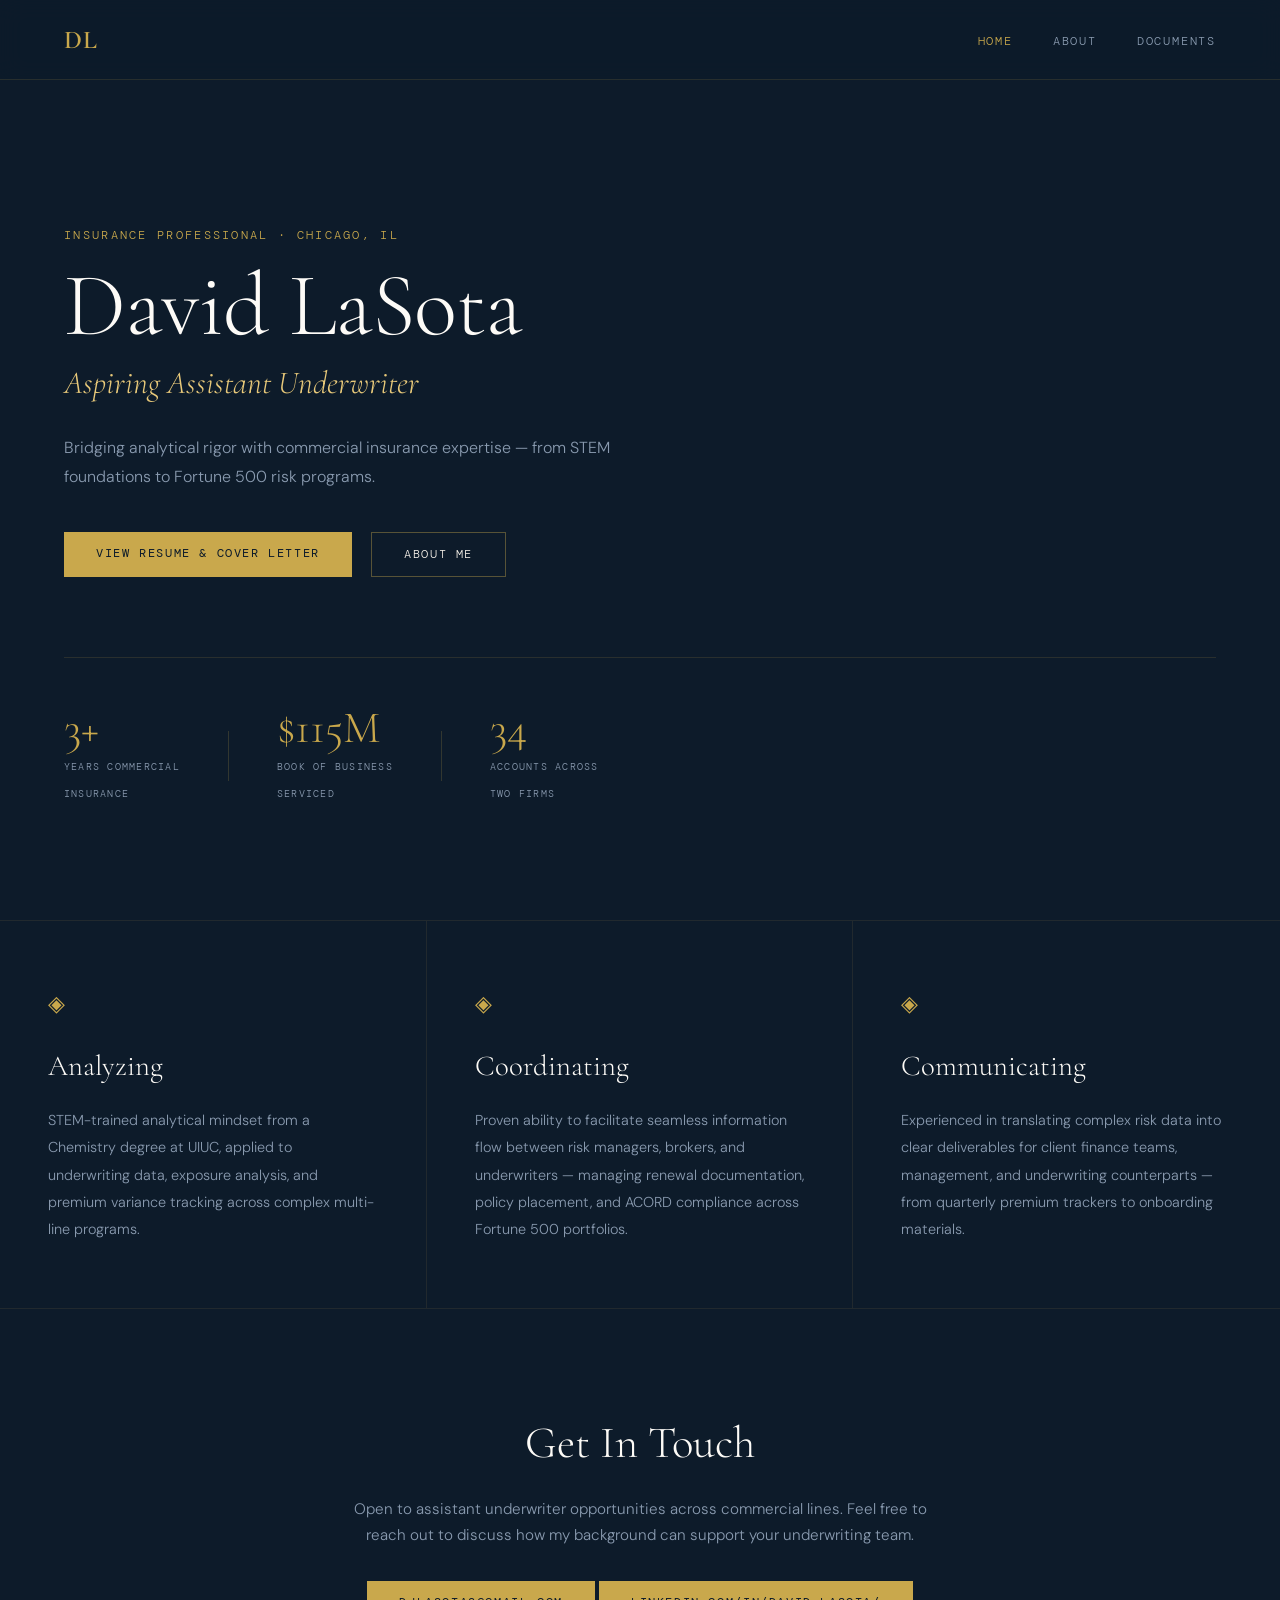
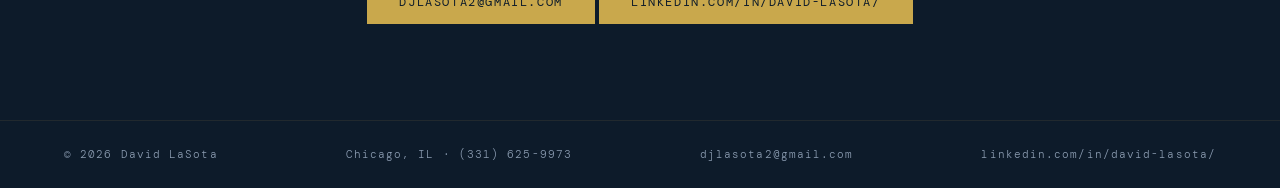
<file: index.html>
<!DOCTYPE html>
<html lang="en">
<head>
  <meta charset="UTF-8" />
  <meta name="viewport" content="width=device-width, initial-scale=1.0" />
  <title>David LaSota | Insurance Professional</title>
  <link rel="preconnect" href="https://fonts.googleapis.com">
  <link rel="preconnect" href="https://fonts.gstatic.com" crossorigin>
  <link href="https://fonts.googleapis.com/css2?family=Cormorant+Garamond:ital,wght@0,300;0,400;0,600;1,300&family=DM+Mono:wght@300;400&family=DM+Sans:wght@300;400;500&display=swap" rel="stylesheet">
  <link rel="stylesheet" href="style.css" />
</head>
<body>

  <nav class="navbar">
    <div class="nav-logo">DL</div>
    <ul class="nav-links">
      <li><a href="index.html" class="active">Home</a></li>
      <li><a href="about.html">About</a></li>
      <li><a href="documents.html">Documents</a></li>
    </ul>
  </nav>

  <section class="hero">
    <div class="hero-content">
      <p class="hero-eyebrow">Insurance Professional · Chicago, IL</p>
      <h1 class="hero-name">David LaSota</h1>
      <h2 class="hero-title">Aspiring Assistant Underwriter</h2>
      <p class="hero-tagline">Bridging analytical rigor with commercial insurance expertise — from STEM foundations to Fortune 500 risk programs.</p>
      <div class="hero-cta">
        <a href="documents.html" class="btn-primary">View Resume & Cover Letter</a>
        <a href="about.html" class="btn-secondary">About Me</a>
      </div>
    </div>
    <div class="hero-stats">
      <div class="stat">
        <span class="stat-num">3+</span>
        <span class="stat-label">Years Commercial<br>Insurance</span>
      </div>
      <div class="stat-divider"></div>
      <div class="stat">
        <span class="stat-num">$115M</span>
        <span class="stat-label">Book of Business<br>Serviced</span>
      </div>
      <div class="stat-divider"></div>
      <div class="stat">
        <span class="stat-num">34</span>
        <span class="stat-label">Accounts Across<br>Two Firms</span>
      </div>
    </div>
  </section>

  <section class="pillars">
    <div class="pillar">
      <span class="pillar-icon">◈</span>
      <h3>Analyzing</h3>
      <p>STEM-trained analytical mindset from a Chemistry degree at UIUC, applied to underwriting data, exposure analysis, and premium variance tracking across complex multi-line programs.</p>
    </div>
    <div class="pillar">
      <span class="pillar-icon">◈</span>
      <h3>Coordinating</h3>
      <p>Proven ability to facilitate seamless information flow between risk managers, brokers, and underwriters — managing renewal documentation, policy placement, and ACORD compliance across Fortune 500 portfolios.</p>
    </div>
    <div class="pillar">
      <span class="pillar-icon">◈</span>
      <h3>Communicating</h3>
      <p>Experienced in translating complex risk data into clear deliverables for client finance teams, management, and underwriting counterparts — from quarterly premium trackers to onboarding materials.</p>
    </div>
  </section>

  <section class="contact-strip">
    <div class="contact-inner">
      <h3>Get In Touch</h3>
      <p>Open to assistant underwriter opportunities across commercial lines. Feel free to reach out to discuss how my background can support your underwriting team.</p>
      <a href="mailto:djlasota2@gmail.com" class="btn-primary">djlasota2@gmail.com</a>
      <a href="https://www.linkedin.com/in/david-lasota/" class="btn-primary">linkedin.com/in/david-lasota/</a>
    </div>
  </section>

  <footer class="footer">
    <span>© 2026 David LaSota</span>
    <span>Chicago, IL · (331) 625-9973</span>
    <a href="mailto:djlasota2@gmail.com">djlasota2@gmail.com</a>
    <a href="https://www.linkedin.com/in/david-lasota/">linkedin.com/in/david-lasota/</a>
  </footer>

</body>
</html>
</file>
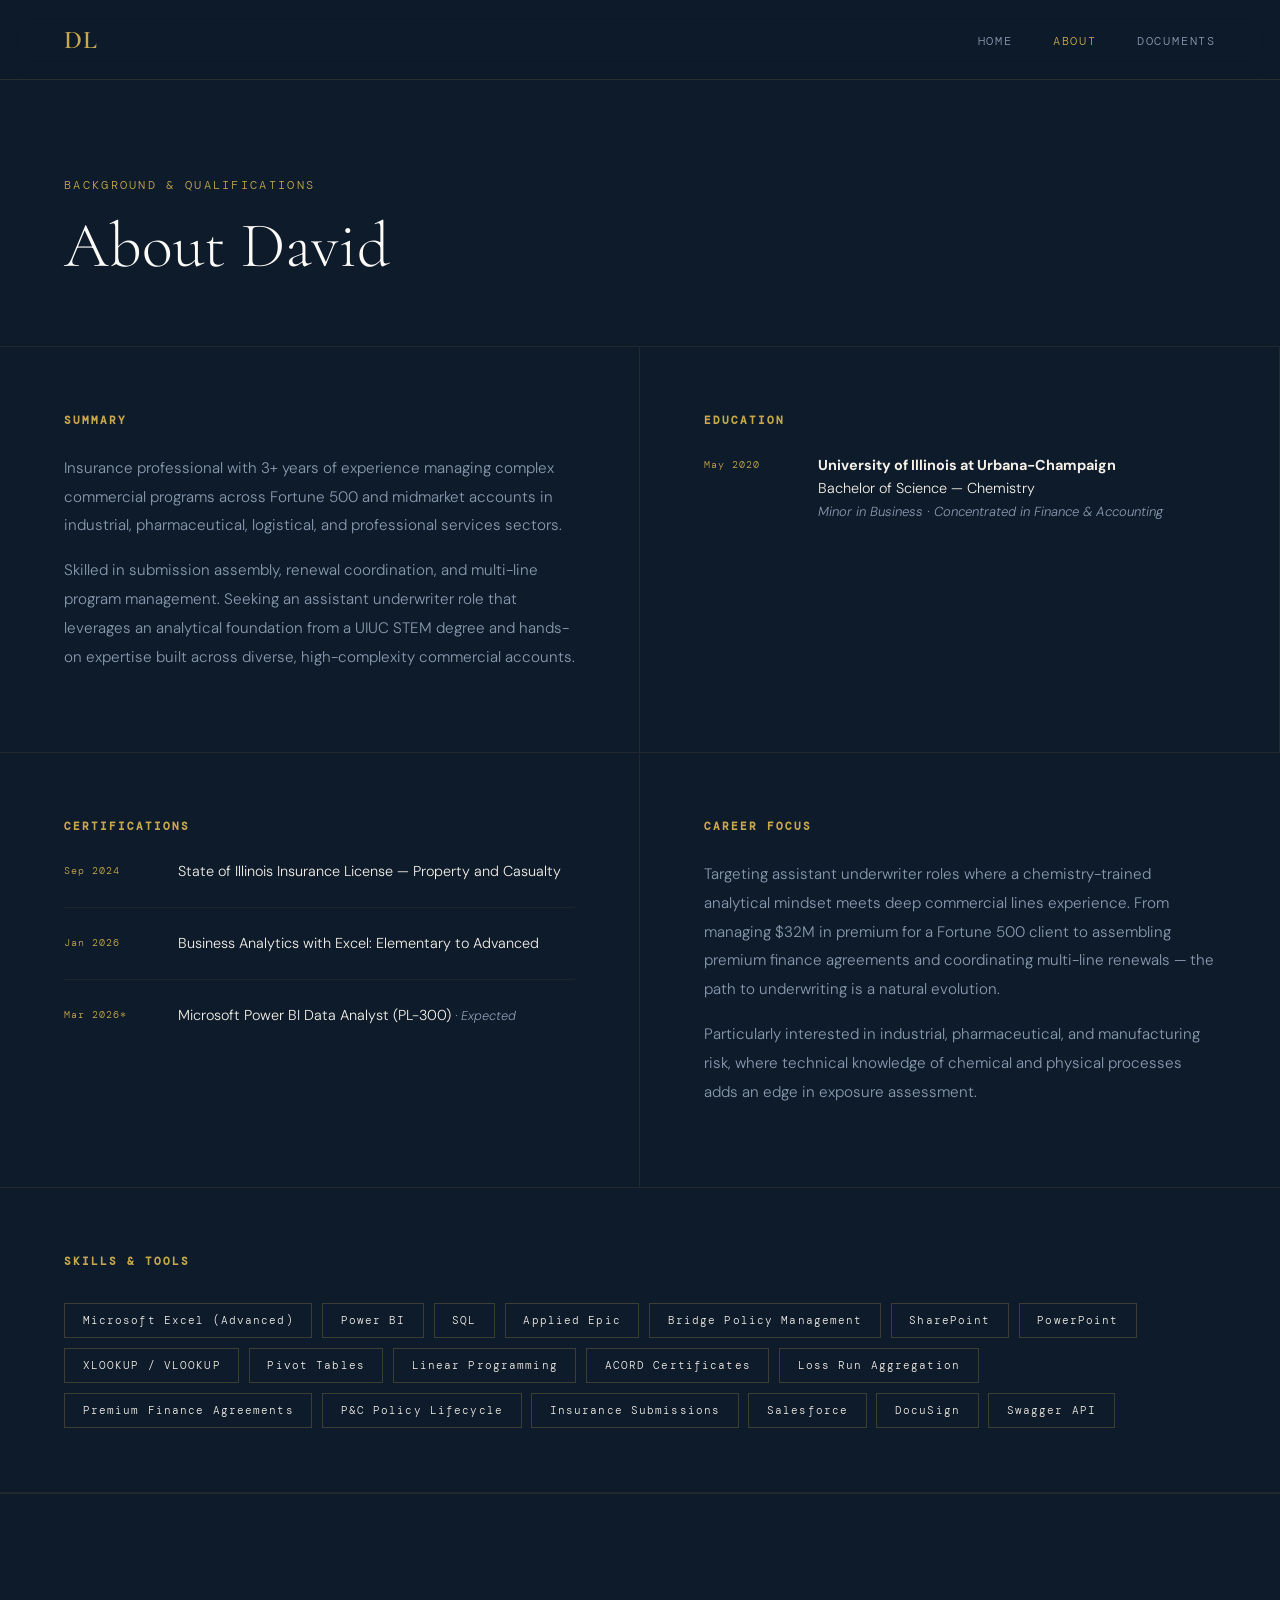
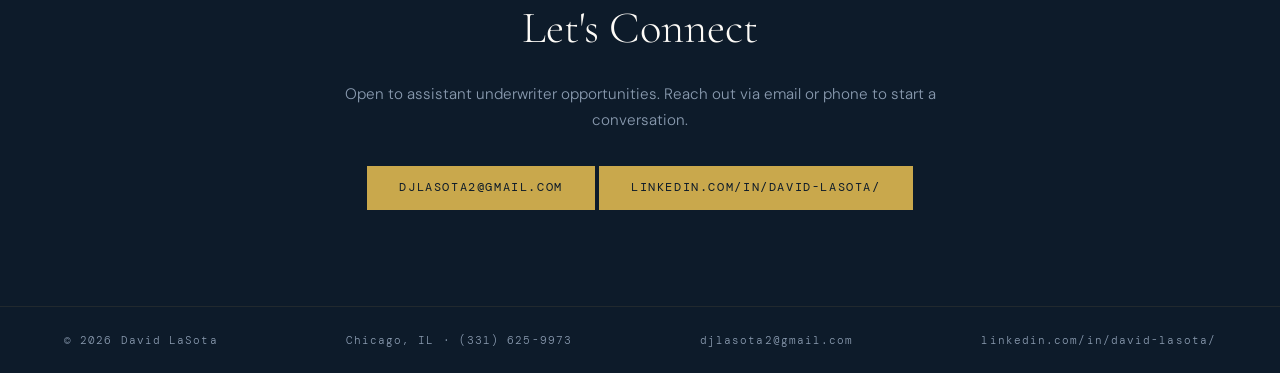
<file: about.html>
<!DOCTYPE html>
<html lang="en">
<head>
  <meta charset="UTF-8" />
  <meta name="viewport" content="width=device-width, initial-scale=1.0" />
  <title>About · David LaSota</title>
  <link rel="preconnect" href="https://fonts.googleapis.com">
  <link rel="preconnect" href="https://fonts.gstatic.com" crossorigin>
  <link href="https://fonts.googleapis.com/css2?family=Cormorant+Garamond:ital,wght@0,300;0,400;0,600;1,300&family=DM+Mono:wght@300;400&family=DM+Sans:wght@300;400;500&display=swap" rel="stylesheet">
  <link rel="stylesheet" href="style.css" />
</head>
<body>

  <nav class="navbar">
    <div class="nav-logo">DL</div>
    <ul class="nav-links">
      <li><a href="index.html">Home</a></li>
      <li><a href="about.html" class="active">About</a></li>
      <li><a href="documents.html">Documents</a></li>
    </ul>
  </nav>

  <section class="page-hero">
    <p class="page-eyebrow">Background & Qualifications</p>
    <h1 class="page-title">About David</h1>
  </section>

  <div class="about-grid">
    <div class="about-block">
      <h3>Summary</h3>
      <p>Insurance professional with 3+ years of experience managing complex commercial programs across Fortune 500 and midmarket accounts in industrial, pharmaceutical, logistical, and professional services sectors.</p>
      <p>Skilled in submission assembly, renewal coordination, and multi-line program management. Seeking an assistant underwriter role that leverages an analytical foundation from a UIUC STEM degree and hands-on expertise built across diverse, high-complexity commercial accounts.</p>
    </div>
    <div class="about-block">
      <h3>Education</h3>
      <div class="cert-row">
        <span class="cert-date">May 2020</span>
        <span class="cert-name"><strong>University of Illinois at Urbana-Champaign</strong><br>Bachelor of Science — Chemistry<br><em style="font-size:0.82rem; color:var(--muted)">Minor in Business · Concentrated in Finance &amp; Accounting</em></span>
      </div>
    </div>
    <div class="about-block">
      <h3>Certifications</h3>
      <div class="cert-row">
        <span class="cert-date">Sep 2024</span>
        <span class="cert-name">State of Illinois Insurance License — Property and Casualty</span>
      </div>
      <div class="cert-row">
        <span class="cert-date">Jan 2026</span>
        <span class="cert-name">Business Analytics with Excel: Elementary to Advanced</span>
      </div>
      <div class="cert-row">
        <span class="cert-date">Mar 2026*</span>
        <span class="cert-name">Microsoft Power BI Data Analyst (PL-300) <em style="color:var(--muted); font-size:0.8rem">· Expected</em></span>
      </div>
    </div>
    <div class="about-block">
      <h3>Career Focus</h3>
      <p>Targeting assistant underwriter roles where a chemistry-trained analytical mindset meets deep commercial lines experience. From managing $32M in premium for a Fortune 500 client to assembling premium finance agreements and coordinating multi-line renewals — the path to underwriting is a natural evolution.</p>
      <p>Particularly interested in industrial, pharmaceutical, and manufacturing risk, where technical knowledge of chemical and physical processes adds an edge in exposure assessment.</p>
    </div>
  </div>

  <section class="skills-section">
    <h3>Skills & Tools</h3>
    <div class="skills-grid">
      <span class="skill-tag">Microsoft Excel (Advanced)</span>
      <span class="skill-tag">Power BI</span>
      <span class="skill-tag">SQL</span>
      <span class="skill-tag">Applied Epic</span>
      <span class="skill-tag">Bridge Policy Management</span>
      <span class="skill-tag">SharePoint</span>
      <span class="skill-tag">PowerPoint</span>
      <span class="skill-tag">XLOOKUP / VLOOKUP</span>
      <span class="skill-tag">Pivot Tables</span>
      <span class="skill-tag">Linear Programming</span>
      <span class="skill-tag">ACORD Certificates</span>
      <span class="skill-tag">Loss Run Aggregation</span>
      <span class="skill-tag">Premium Finance Agreements</span>
      <span class="skill-tag">P&C Policy Lifecycle</span>
      <span class="skill-tag">Insurance Submissions</span>
      <span class="skill-tag">Salesforce</span>
      <span class="skill-tag">DocuSign</span>
      <span class="skill-tag">Swagger API</span>
    </div>
  </section>

  <section class="contact-strip">
    <div class="contact-inner">
      <h3>Let's Connect</h3>
      <p>Open to assistant underwriter opportunities. Reach out via email or phone to start a conversation.</p>
      <a href="mailto:djlasota2@gmail.com" class="btn-primary">djlasota2@gmail.com</a>
      <a href="https://www.linkedin.com/in/david-lasota/" class="btn-primary">linkedin.com/in/david-lasota/</a>
    </div>
  </section>

  <footer class="footer">
    <span>© 2026 David LaSota</span>
    <span>Chicago, IL · (331) 625-9973</span>
    <a href="mailto:djlasota2@gmail.com">djlasota2@gmail.com</a>
     <a href="https://www.linkedin.com/in/david-lasota/">linkedin.com/in/david-lasota/</a>
  </footer>

</body>
</html>
</file>
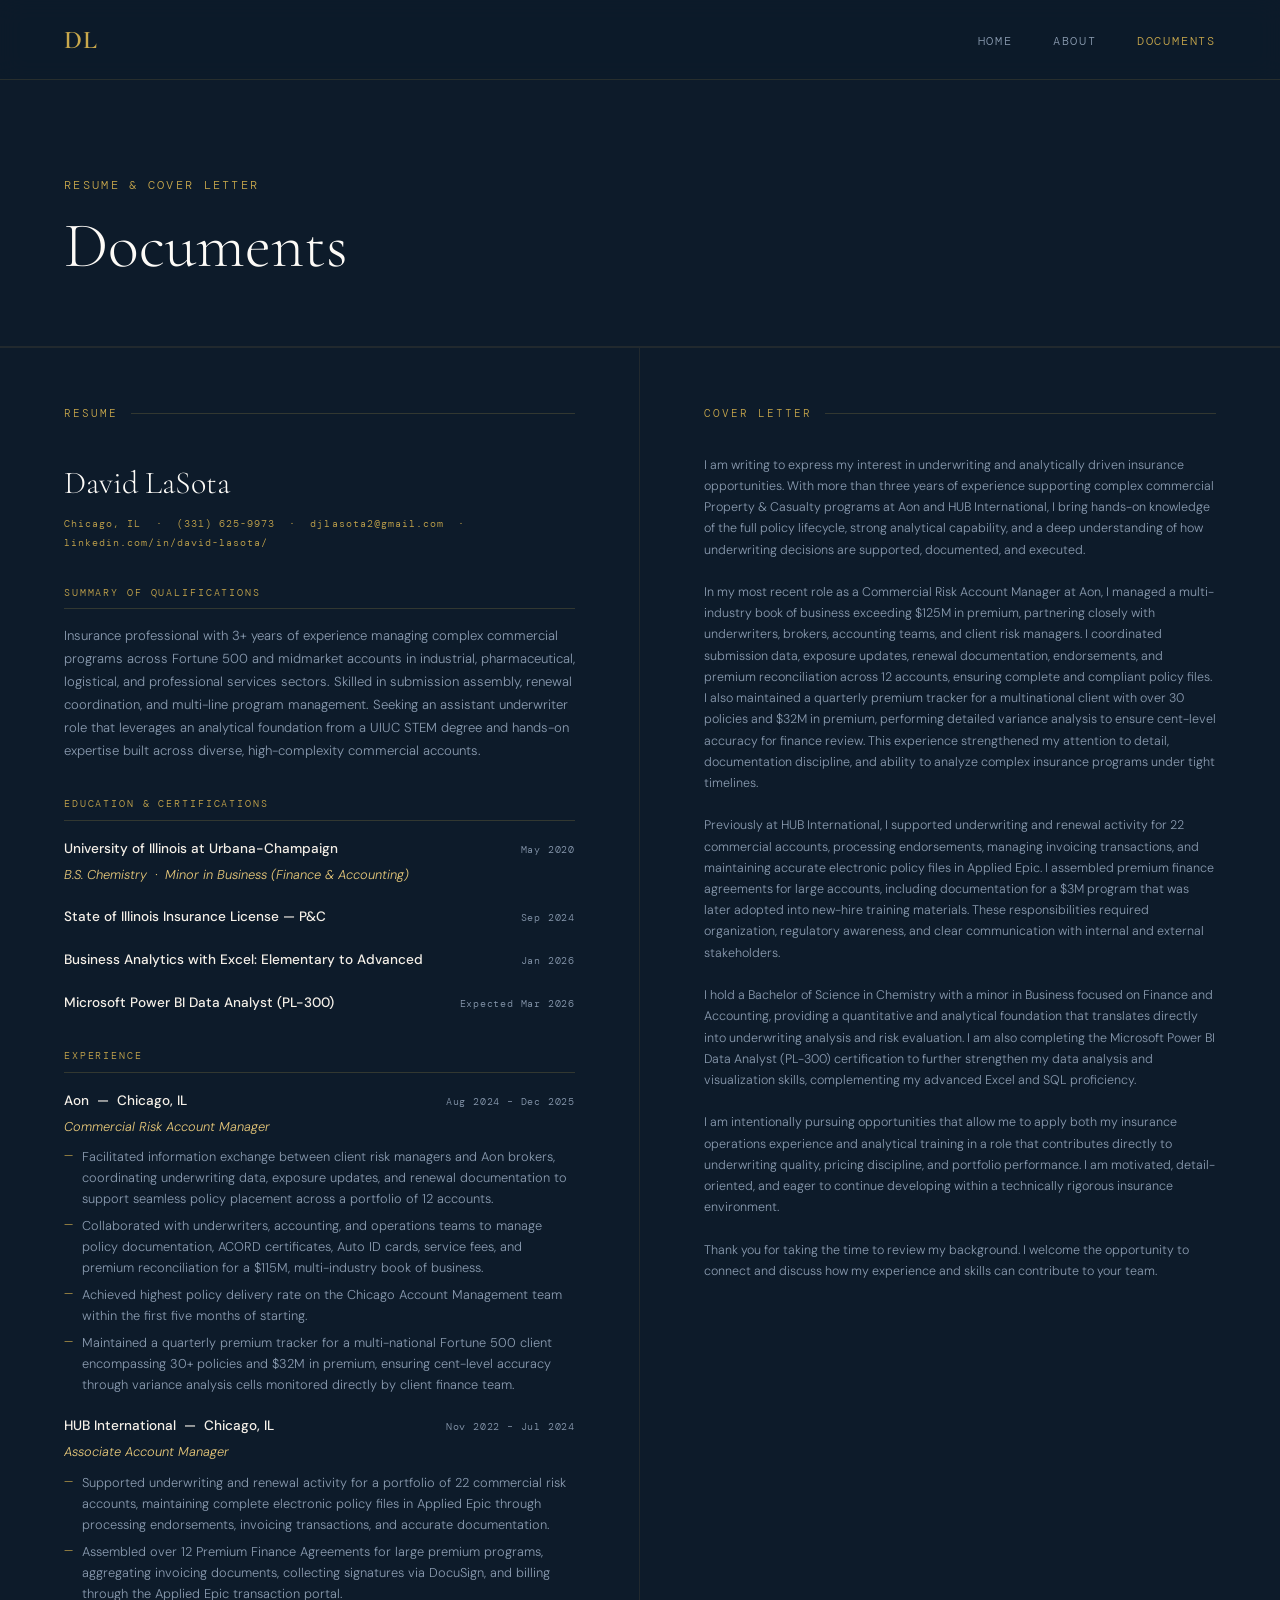
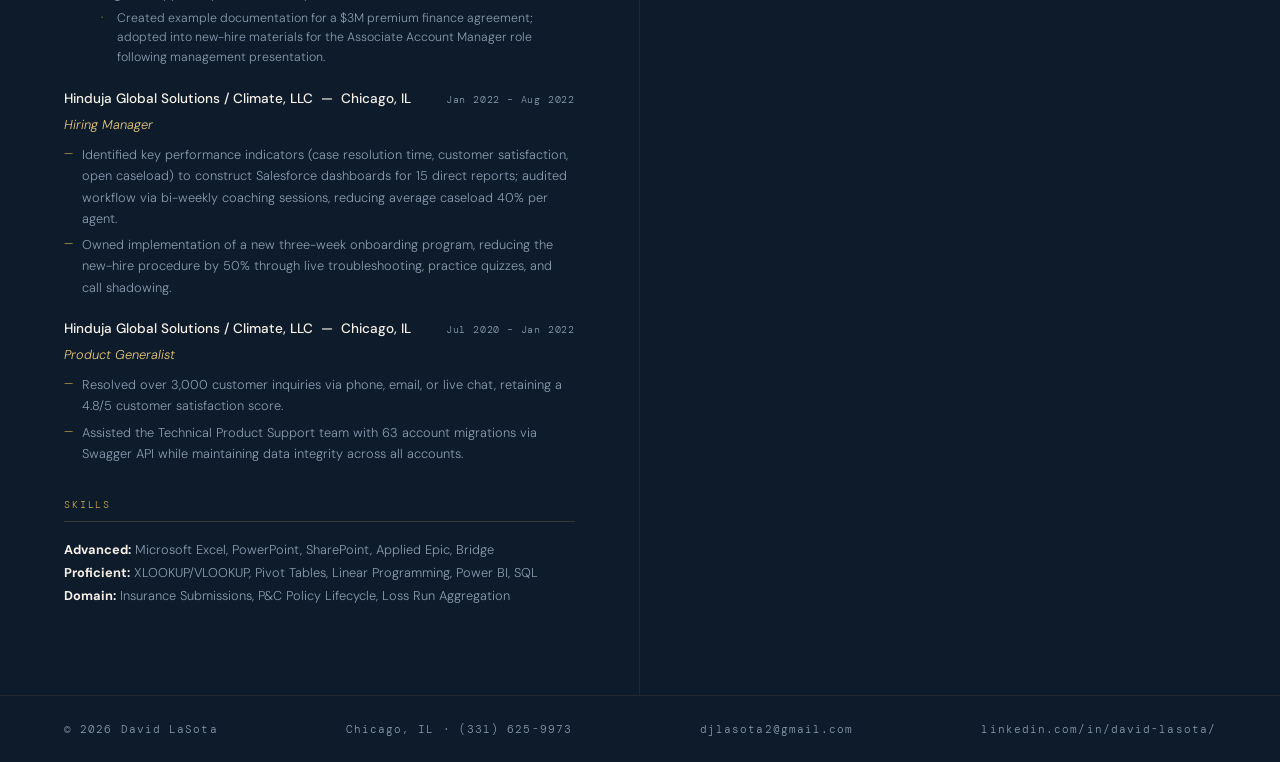
<file: documents.html>
<!DOCTYPE html>
<html lang="en">
<head>
  <meta charset="UTF-8" />
  <meta name="viewport" content="width=device-width, initial-scale=1.0" />
  <title>Documents · David LaSota</title>
  <link rel="preconnect" href="https://fonts.googleapis.com">
  <link rel="preconnect" href="https://fonts.gstatic.com" crossorigin>
  <link href="https://fonts.googleapis.com/css2?family=Cormorant+Garamond:ital,wght@0,300;0,400;0,600;1,300&family=DM+Mono:wght@300;400&family=DM+Sans:wght@300;400;500&display=swap" rel="stylesheet">
  <link rel="stylesheet" href="style.css" />
</head>
<body>

  <nav class="navbar">
    <div class="nav-logo">DL</div>
    <ul class="nav-links">
      <li><a href="index.html">Home</a></li>
      <li><a href="about.html">About</a></li>
      <li><a href="documents.html" class="active">Documents</a></li>
    </ul>
  </nav>

  <section class="page-hero">
    <p class="page-eyebrow">Resume &amp; Cover Letter</p>
    <h1 class="page-title">Documents</h1>
  </section>

  <div class="docs-layout">

    <!-- LEFT: RESUME -->
    <div class="doc-panel">
      <div class="doc-panel-label">Resume</div>
      <div class="resume-content">

        <div class="resume-header-name">David LaSota</div>
        <div class="resume-contact">Chicago, IL &nbsp;·&nbsp; (331) 625-9973 &nbsp;·&nbsp; <a href="mailto:djlasota2@gmail.com">djlasota2@gmail.com</a> &nbsp;·&nbsp; <a href="https://www.linkedin.com/in/david-lasota/">linkedin.com/in/david-lasota/</a></div>

        <!-- Summary -->
        <div class="resume-section">
          <div class="resume-section-title">Summary of Qualifications</div>
          <p style="color:var(--muted); font-size:0.82rem; line-height:1.75;">Insurance professional with 3+ years of experience managing complex commercial programs across Fortune 500 and midmarket accounts in industrial, pharmaceutical, logistical, and professional services sectors. Skilled in submission assembly, renewal coordination, and multi-line program management. Seeking an assistant underwriter role that leverages an analytical foundation from a UIUC STEM degree and hands-on expertise built across diverse, high-complexity commercial accounts.</p>
        </div>

        <!-- Education -->
        <div class="resume-section">
          <div class="resume-section-title">Education &amp; Certifications</div>
          <div class="resume-entry">
            <div class="resume-entry-header">
              <span class="resume-company">University of Illinois at Urbana-Champaign</span>
              <span class="resume-date">May 2020</span>
            </div>
            <div class="resume-role">B.S. Chemistry &nbsp;·&nbsp; Minor in Business (Finance &amp; Accounting)</div>
          </div>
          <div class="resume-entry">
            <div class="resume-entry-header">
              <span class="resume-company">State of Illinois Insurance License — P&amp;C</span>
              <span class="resume-date">Sep 2024</span>
            </div>
          </div>
          <div class="resume-entry">
            <div class="resume-entry-header">
              <span class="resume-company">Business Analytics with Excel: Elementary to Advanced</span>
              <span class="resume-date">Jan 2026</span>
            </div>
          </div>
          <div class="resume-entry">
            <div class="resume-entry-header">
              <span class="resume-company">Microsoft Power BI Data Analyst (PL-300)</span>
              <span class="resume-date">Expected Mar 2026</span>
            </div>
          </div>
        </div>

        <!-- Experience -->
        <div class="resume-section">
          <div class="resume-section-title">Experience</div>

          <!-- Aon -->
          <div class="resume-entry">
            <div class="resume-entry-header">
              <span class="resume-company">Aon &nbsp;—&nbsp; Chicago, IL</span>
              <span class="resume-date">Aug 2024 – Dec 2025</span>
            </div>
            <div class="resume-role">Commercial Risk Account Manager</div>
            <ul class="resume-bullets">
              <li>Facilitated information exchange between client risk managers and Aon brokers, coordinating underwriting data, exposure updates, and renewal documentation to support seamless policy placement across a portfolio of 12 accounts.</li>
              <li>Collaborated with underwriters, accounting, and operations teams to manage policy documentation, ACORD certificates, Auto ID cards, service fees, and premium reconciliation for a $115M, multi-industry book of business.</li>
              <li>Achieved highest policy delivery rate on the Chicago Account Management team within the first five months of starting.</li>
              <li>Maintained a quarterly premium tracker for a multi-national Fortune 500 client encompassing 30+ policies and $32M in premium, ensuring cent-level accuracy through variance analysis cells monitored directly by client finance team.</li>
            </ul>
          </div>

          <!-- HUB -->
          <div class="resume-entry">
            <div class="resume-entry-header">
              <span class="resume-company">HUB International &nbsp;—&nbsp; Chicago, IL</span>
              <span class="resume-date">Nov 2022 – Jul 2024</span>
            </div>
            <div class="resume-role">Associate Account Manager</div>
            <ul class="resume-bullets">
              <li>Supported underwriting and renewal activity for a portfolio of 22 commercial risk accounts, maintaining complete electronic policy files in Applied Epic through processing endorsements, invoicing transactions, and accurate documentation.</li>
              <li>Assembled over 12 Premium Finance Agreements for large premium programs, aggregating invoicing documents, collecting signatures via DocuSign, and billing through the Applied Epic transaction portal.
                <ul class="resume-sub-bullets">
                  <li>Created example documentation for a $3M premium finance agreement; adopted into new-hire materials for the Associate Account Manager role following management presentation.</li>
                </ul>
              </li>
            </ul>
          </div>

          <!-- HGS Hiring Manager -->
          <div class="resume-entry">
            <div class="resume-entry-header">
              <span class="resume-company">Hinduja Global Solutions / Climate, LLC &nbsp;—&nbsp; Chicago, IL</span>
              <span class="resume-date">Jan 2022 – Aug 2022</span>
            </div>
            <div class="resume-role">Hiring Manager</div>
            <ul class="resume-bullets">
              <li>Identified key performance indicators (case resolution time, customer satisfaction, open caseload) to construct Salesforce dashboards for 15 direct reports; audited workflow via bi-weekly coaching sessions, reducing average caseload 40% per agent.</li>
              <li>Owned implementation of a new three-week onboarding program, reducing the new-hire procedure by 50% through live troubleshooting, practice quizzes, and call shadowing.</li>
            </ul>
          </div>

          <!-- HGS Product -->
          <div class="resume-entry">
            <div class="resume-entry-header">
              <span class="resume-company">Hinduja Global Solutions / Climate, LLC &nbsp;—&nbsp; Chicago, IL</span>
              <span class="resume-date">Jul 2020 – Jan 2022</span>
            </div>
            <div class="resume-role">Product Generalist</div>
            <ul class="resume-bullets">
              <li>Resolved over 3,000 customer inquiries via phone, email, or live chat, retaining a 4.8/5 customer satisfaction score.</li>
              <li>Assisted the Technical Product Support team with 63 account migrations via Swagger API while maintaining data integrity across all accounts.</li>
            </ul>
          </div>
        </div>

        <!-- Skills -->
        <div class="resume-section">
          <div class="resume-section-title">Skills</div>
          <p style="color:var(--muted); font-size:0.8rem; line-height:1.8;">
            <strong style="color:var(--cream)">Advanced:</strong> Microsoft Excel, PowerPoint, SharePoint, Applied Epic, Bridge<br>
            <strong style="color:var(--cream)">Proficient:</strong> XLOOKUP/VLOOKUP, Pivot Tables, Linear Programming, Power BI, SQL<br>
            <strong style="color:var(--cream)">Domain:</strong> Insurance Submissions, P&amp;C Policy Lifecycle, Loss Run Aggregation
          </p>
        </div>

      </div>
    </div>

    <!-- RIGHT: COVER LETTER -->
    <div class="doc-panel">
      <div class="doc-panel-label">Cover Letter</div>
      <p class="cover-label-hint">I am writing to express my interest in underwriting and analytically driven insurance opportunities. With more than three years of experience supporting complex commercial Property & Casualty programs at Aon and HUB International, I bring hands-on knowledge of the full policy lifecycle, strong analytical capability, and a deep understanding of how underwriting decisions are supported, documented, and executed.<br>

<br> In my most recent role as a Commercial Risk Account Manager at Aon, I managed a multi-industry book of business exceeding $125M in premium, partnering closely with underwriters, brokers, accounting teams, and client risk managers. I coordinated submission data, exposure updates, renewal documentation, endorsements, and premium reconciliation across 12 accounts, ensuring complete and compliant policy files. I also maintained a quarterly premium tracker for a multinational client with over 30 policies and $32M in premium, performing detailed variance analysis to ensure cent-level accuracy for finance review. This experience strengthened my attention to detail, documentation discipline, and ability to analyze complex insurance programs under tight timelines.<br>

<br> Previously at HUB International, I supported underwriting and renewal activity for 22 commercial accounts, processing endorsements, managing invoicing transactions, and maintaining accurate electronic policy files in Applied Epic. I assembled premium finance agreements for large accounts, including documentation for a $3M program that was later adopted into new-hire training materials. These responsibilities required organization, regulatory awareness, and clear communication with internal and external stakeholders.<br>

<br> I hold a Bachelor of Science in Chemistry with a minor in Business focused on Finance and Accounting, providing a quantitative and analytical foundation that translates directly into underwriting analysis and risk evaluation. I am also completing the Microsoft Power BI Data Analyst (PL-300) certification to further strengthen my data analysis and visualization skills, complementing my advanced Excel and SQL proficiency.<br>

<br> I am intentionally pursuing opportunities that allow me to apply both my insurance operations experience and analytical training in a role that contributes directly to underwriting quality, pricing discipline, and portfolio performance. I am motivated, detail-oriented, and eager to continue developing within a technically rigorous insurance environment.<br>

<br> Thank you for taking the time to review my background. I welcome the opportunity to connect and discuss how my experience and skills can contribute to your team.</p>

      <p id="save-status" style="font-family:var(--ff-mono); font-size:0.63rem; color:var(--gold); margin-top:0.8rem; opacity:0; transition:opacity 0.4s;">Saved</p>
    </div>

  </div>


  </div>

  <footer class="footer">
    <span>© 2026 David LaSota</span>
    <span>Chicago, IL · (331) 625-9973</span>
    <a href="mailto:djlasota2@gmail.com">djlasota2@gmail.com</a>
    <a href="https://www.linkedin.com/in/david-lasota/">linkedin.com/in/david-lasota/</a>
  </footer>

</body>
</html>
</file>
<file: style.css>
/* ===========================
   RESET & BASE
=========================== */
*, *::before, *::after { box-sizing: border-box; margin: 0; padding: 0; }

:root {
  --navy:    #0d1b2a;
  --ink:     #1a2e45;
  --slate:   #2e4a65;
  --gold:    #c9a84c;
  --gold-lt: #e8c97a;
  --cream:   #f5f0e8;
  --white:   #fdfbf7;
  --muted:   #8a9bb0;
  --ff-serif: 'Cormorant Garamond', Georgia, serif;
  --ff-mono:  'DM Mono', monospace;
  --ff-sans:  'DM Sans', sans-serif;
}

html { scroll-behavior: smooth; }

body {
  background: var(--navy);
  color: var(--cream);
  font-family: var(--ff-sans);
  font-weight: 300;
  line-height: 1.7;
  overflow-x: hidden;
}

a { color: inherit; text-decoration: none; }

/* ===========================
   NAVBAR
=========================== */
.navbar {
  position: sticky;
  top: 0;
  z-index: 100;
  display: flex;
  align-items: center;
  justify-content: space-between;
  padding: 1.1rem 4rem;
  background: rgba(13, 27, 42, 0.92);
  backdrop-filter: blur(12px);
  border-bottom: 1px solid rgba(201, 168, 76, 0.15);
}

.nav-logo {
  font-family: var(--ff-serif);
  font-size: 1.6rem;
  font-weight: 600;
  color: var(--gold);
  letter-spacing: 0.05em;
}

.nav-links {
  list-style: none;
  display: flex;
  gap: 2.5rem;
}

.nav-links a {
  font-family: var(--ff-mono);
  font-size: 0.75rem;
  letter-spacing: 0.15em;
  text-transform: uppercase;
  color: var(--muted);
  transition: color 0.25s;
}

.nav-links a:hover,
.nav-links a.active { color: var(--gold); }

/* ===========================
   HERO
=========================== */
.hero {
  position: relative;
  min-height: calc(100vh - 60px);
  display: flex;
  flex-direction: column;
  justify-content: center;
  padding: 6rem 4rem 4rem;
  overflow: hidden;
}

.hero-bg-text {
  position: absolute;
  top: 50%;
  left: 50%;
  transform: translate(-50%, -50%);
  font-family: var(--ff-serif);
  font-size: clamp(5rem, 14vw, 16rem);
  font-weight: 600;
  letter-spacing: 0.12em;
  color: rgba(201, 168, 76, 0.04);
  white-space: nowrap;
  pointer-events: none;
  user-select: none;
}

.hero-content {
  position: relative;
  max-width: 800px;
  z-index: 1;
  animation: fadeUp 0.9s ease both;
}

.hero-eyebrow {
  font-family: var(--ff-mono);
  font-size: 0.72rem;
  letter-spacing: 0.2em;
  text-transform: uppercase;
  color: var(--gold);
  margin-bottom: 1rem;
}

.hero-name {
  font-family: var(--ff-serif);
  font-size: clamp(3.5rem, 7vw, 7rem);
  font-weight: 300;
  line-height: 1;
  letter-spacing: -0.01em;
  color: var(--white);
  margin-bottom: 0.3rem;
}

.hero-title {
  font-family: var(--ff-serif);
  font-size: clamp(1.3rem, 2.5vw, 2rem);
  font-weight: 300;
  font-style: italic;
  color: var(--gold-lt);
  margin-bottom: 1.5rem;
}

.hero-tagline {
  font-size: 1rem;
  color: var(--muted);
  max-width: 560px;
  margin-bottom: 2.5rem;
  line-height: 1.8;
}

.hero-cta {
  display: flex;
  gap: 1.2rem;
  flex-wrap: wrap;
}

.btn-primary {
  display: inline-block;
  padding: 0.75rem 2rem;
  background: var(--gold);
  color: var(--navy);
  font-family: var(--ff-mono);
  font-size: 0.72rem;
  font-weight: 400;
  letter-spacing: 0.14em;
  text-transform: uppercase;
  transition: background 0.25s, transform 0.2s;
}

.btn-primary:hover {
  background: var(--gold-lt);
  transform: translateY(-2px);
}

.btn-secondary {
  display: inline-block;
  padding: 0.75rem 2rem;
  border: 1px solid rgba(201, 168, 76, 0.4);
  color: var(--cream);
  font-family: var(--ff-mono);
  font-size: 0.72rem;
  letter-spacing: 0.14em;
  text-transform: uppercase;
  transition: border-color 0.25s, color 0.25s, transform 0.2s;
}

.btn-secondary:hover {
  border-color: var(--gold);
  color: var(--gold);
  transform: translateY(-2px);
}

.hero-stats {
  position: relative;
  z-index: 1;
  display: flex;
  gap: 2rem;
  align-items: center;
  margin-top: 5rem;
  padding-top: 3rem;
  border-top: 1px solid rgba(201, 168, 76, 0.15);
  animation: fadeUp 0.9s 0.3s ease both;
}

.stat { text-align: left; }
.stat-num {
  display: block;
  font-family: var(--ff-serif);
  font-size: 2.8rem;
  font-weight: 300;
  color: var(--gold);
  line-height: 1;
}
.stat-label {
  font-family: var(--ff-mono);
  font-size: 0.65rem;
  letter-spacing: 0.12em;
  text-transform: uppercase;
  color: var(--muted);
  line-height: 1.6;
}
.stat-divider {
  width: 1px;
  height: 50px;
  background: rgba(201, 168, 76, 0.2);
  margin: 0 1rem;
}

/* ===========================
   PILLARS
=========================== */
.pillars {
  display: grid;
  grid-template-columns: repeat(3, 1fr);
  gap: 0;
  border-top: 1px solid rgba(201, 168, 76, 0.1);
}

.pillar {
  padding: 4rem 3rem;
  border-right: 1px solid rgba(201, 168, 76, 0.1);
  transition: background 0.3s;
}
.pillar:last-child { border-right: none; }
.pillar:hover { background: rgba(201, 168, 76, 0.03); }

.pillar-icon {
  display: block;
  font-size: 1.4rem;
  color: var(--gold);
  margin-bottom: 1.2rem;
}

.pillar h3 {
  font-family: var(--ff-serif);
  font-size: 1.8rem;
  font-weight: 300;
  color: var(--white);
  margin-bottom: 1rem;
}

.pillar p {
  font-size: 0.9rem;
  color: var(--muted);
  line-height: 1.9;
}

/* ===========================
   CONTACT STRIP
=========================== */
.contact-strip {
  padding: 6rem 4rem;
  border-top: 1px solid rgba(201, 168, 76, 0.1);
  text-align: center;
}

.contact-inner { max-width: 600px; margin: 0 auto; }

.contact-inner h3 {
  font-family: var(--ff-serif);
  font-size: 2.8rem;
  font-weight: 300;
  color: var(--white);
  margin-bottom: 1rem;
}

.contact-inner p {
  color: var(--muted);
  margin-bottom: 2rem;
  font-size: 0.95rem;
}

/* ===========================
   FOOTER
=========================== */
.footer {
  display: flex;
  justify-content: space-between;
  align-items: center;
  padding: 1.5rem 4rem;
  border-top: 1px solid rgba(201, 168, 76, 0.1);
  font-family: var(--ff-mono);
  font-size: 0.68rem;
  letter-spacing: 0.1em;
  color: var(--muted);
}

.footer a:hover { color: var(--gold); }

/* ===========================
   ABOUT PAGE
=========================== */
.page-hero {
  padding: 6rem 4rem 4rem;
  border-bottom: 1px solid rgba(201, 168, 76, 0.1);
}
.page-eyebrow {
  font-family: var(--ff-mono);
  font-size: 0.72rem;
  letter-spacing: 0.2em;
  text-transform: uppercase;
  color: var(--gold);
  margin-bottom: 1rem;
}
.page-title {
  font-family: var(--ff-serif);
  font-size: clamp(2.5rem, 5vw, 5rem);
  font-weight: 300;
  color: var(--white);
  line-height: 1.1;
}

.about-grid {
  display: grid;
  grid-template-columns: 1fr 1fr;
  gap: 0;
  border-bottom: 1px solid rgba(201, 168, 76, 0.1);
}

.about-block {
  padding: 4rem;
  border-right: 1px solid rgba(201, 168, 76, 0.1);
}
.about-block:last-child { border-right: none; }
.about-block:nth-child(3),
.about-block:nth-child(4) {
  border-top: 1px solid rgba(201, 168, 76, 0.1);
}

.about-block h3 {
  font-family: var(--ff-mono);
  font-size: 0.7rem;
  letter-spacing: 0.18em;
  text-transform: uppercase;
  color: var(--gold);
  margin-bottom: 1.5rem;
}

.about-block p {
  color: var(--muted);
  font-size: 0.95rem;
  line-height: 1.9;
  margin-bottom: 1rem;
}

/* Skills */
.skills-section {
  padding: 4rem;
  border-bottom: 1px solid rgba(201, 168, 76, 0.1);
}
.skills-section h3 {
  font-family: var(--ff-mono);
  font-size: 0.7rem;
  letter-spacing: 0.18em;
  text-transform: uppercase;
  color: var(--gold);
  margin-bottom: 2rem;
}
.skills-grid {
  display: flex;
  flex-wrap: wrap;
  gap: 0.6rem;
}
.skill-tag {
  padding: 0.45rem 1.1rem;
  border: 1px solid rgba(201, 168, 76, 0.25);
  font-family: var(--ff-mono);
  font-size: 0.7rem;
  letter-spacing: 0.1em;
  color: var(--cream);
  transition: border-color 0.2s, color 0.2s;
}
.skill-tag:hover {
  border-color: var(--gold);
  color: var(--gold);
}

/* Certs */
.cert-row {
  display: flex;
  align-items: flex-start;
  gap: 1.5rem;
  margin-bottom: 1.5rem;
  padding-bottom: 1.5rem;
  border-bottom: 1px solid rgba(201, 168, 76, 0.08);
}
.cert-row:last-child { border-bottom: none; margin-bottom: 0; }
.cert-date {
  font-family: var(--ff-mono);
  font-size: 0.65rem;
  color: var(--gold);
  letter-spacing: 0.1em;
  min-width: 90px;
  padding-top: 2px;
}
.cert-name {
  font-size: 0.9rem;
  color: var(--cream);
  line-height: 1.6;
}

/* ===========================
   DOCUMENTS PAGE
=========================== */
.docs-layout {
  display: grid;
  grid-template-columns: 1fr 1fr;
  min-height: calc(100vh - 160px);
  border-top: 1px solid rgba(201, 168, 76, 0.1);
}

.doc-panel {
  padding: 3.5rem 4rem;
  border-right: 1px solid rgba(201, 168, 76, 0.1);
}
.doc-panel:last-child { border-right: none; }

.doc-panel-label {
  font-family: var(--ff-mono);
  font-size: 0.7rem;
  letter-spacing: 0.18em;
  text-transform: uppercase;
  color: var(--gold);
  margin-bottom: 2rem;
  display: flex;
  align-items: center;
  gap: 0.8rem;
}
.doc-panel-label::after {
  content: '';
  flex: 1;
  height: 1px;
  background: rgba(201, 168, 76, 0.2);
}

/* Resume display */
.resume-content { font-size: 0.82rem; line-height: 1.75; }

.resume-header-name {
  font-family: var(--ff-serif);
  font-size: 2rem;
  font-weight: 300;
  color: var(--white);
  margin-bottom: 0.3rem;
}
.resume-contact {
  font-family: var(--ff-mono);
  font-size: 0.65rem;
  letter-spacing: 0.1em;
  color: var(--gold);
  margin-bottom: 2rem;
}

.resume-section {
  margin-bottom: 2rem;
}
.resume-section-title {
  font-family: var(--ff-mono);
  font-size: 0.65rem;
  letter-spacing: 0.18em;
  text-transform: uppercase;
  color: var(--gold);
  border-bottom: 1px solid rgba(201, 168, 76, 0.2);
  padding-bottom: 0.4rem;
  margin-bottom: 1rem;
}
.resume-entry { margin-bottom: 1.2rem; }
.resume-entry-header {
  display: flex;
  justify-content: space-between;
  align-items: baseline;
  margin-bottom: 0.2rem;
}
.resume-company {
  font-weight: 500;
  color: var(--cream);
  font-size: 0.85rem;
}
.resume-date {
  font-family: var(--ff-mono);
  font-size: 0.62rem;
  color: var(--muted);
  letter-spacing: 0.08em;
}
.resume-role {
  font-style: italic;
  color: var(--gold-lt);
  font-size: 0.8rem;
  margin-bottom: 0.5rem;
}
.resume-bullets {
  list-style: none;
  padding: 0;
}
.resume-bullets li {
  position: relative;
  padding-left: 1.1rem;
  color: var(--muted);
  margin-bottom: 0.35rem;
  font-size: 0.8rem;
  line-height: 1.65;
}
.resume-bullets li::before {
  content: '—';
  position: absolute;
  left: 0;
  color: var(--gold);
  font-size: 0.7rem;
}
.resume-sub-bullets {
  list-style: none;
  padding: 0 0 0 1.2rem;
  margin-top: 0.3rem;
}
.resume-sub-bullets li {
  position: relative;
  padding-left: 1rem;
  color: var(--muted);
  margin-bottom: 0.3rem;
  font-size: 0.77rem;
  line-height: 1.6;
}
.resume-sub-bullets li::before {
  content: '·';
  position: absolute;
  left: 0;
  color: var(--gold);
}

/* Cover letter panel */
.cover-label-hint {
  font-size: 0.78rem;
  color: var(--muted);
  margin-bottom: 1.5rem;
  line-height: 1.7;
}

.cover-letter-area {
  width: 100%;
  min-height: 600px;
  background: rgba(255,255,255,0.03);
  border: 1px solid rgba(201, 168, 76, 0.2);
  color: var(--cream);
  font-family: var(--ff-sans);
  font-size: 0.88rem;
  line-height: 1.8;
  padding: 1.5rem;
  resize: vertical;
  outline: none;
  transition: border-color 0.25s;
}

.cover-letter-area:focus {
  border-color: var(--gold);
}

.cover-letter-area::placeholder {
  color: rgba(138, 155, 176, 0.5);
  font-style: italic;
}

.cover-actions {
  margin-top: 1rem;
  display: flex;
  gap: 1rem;
}

/* ===========================
   PROJECTS PAGE
=========================== */
.projects-grid {
  display: grid;
  grid-template-columns: repeat(3, 1fr);
  gap: 0;
  border-top: 1px solid rgba(201, 168, 76, 0.1);
}

.project-card {
  padding: 3rem;
  border-right: 1px solid rgba(201, 168, 76, 0.1);
  border-bottom: 1px solid rgba(201, 168, 76, 0.1);
  transition: background 0.3s;
}
.project-card:nth-child(3n) { border-right: none; }
.project-card:hover { background: rgba(201, 168, 76, 0.03); }

.project-coming {
  text-align: center;
  padding: 8rem 4rem;
  grid-column: 1 / -1;
}

.project-coming-icon {
  font-family: var(--ff-serif);
  font-size: 5rem;
  color: rgba(201, 168, 76, 0.2);
  margin-bottom: 1.5rem;
}
.project-coming h3 {
  font-family: var(--ff-serif);
  font-size: 2rem;
  font-weight: 300;
  color: var(--muted);
  margin-bottom: 0.8rem;
}
.project-coming p {
  color: rgba(138, 155, 176, 0.6);
  font-size: 0.88rem;
}

.project-card-num {
  font-family: var(--ff-mono);
  font-size: 0.65rem;
  color: var(--gold);
  letter-spacing: 0.15em;
  margin-bottom: 1.2rem;
}
.project-card-title {
  font-family: var(--ff-serif);
  font-size: 1.4rem;
  font-weight: 300;
  color: var(--white);
  margin-bottom: 0.8rem;
}
.project-card-desc {
  font-size: 0.82rem;
  color: var(--muted);
  line-height: 1.8;
  margin-bottom: 1.5rem;
}
.project-card-tags {
  display: flex;
  flex-wrap: wrap;
  gap: 0.4rem;
}
.project-tag {
  padding: 0.3rem 0.75rem;
  border: 1px solid rgba(201, 168, 76, 0.2);
  font-family: var(--ff-mono);
  font-size: 0.6rem;
  letter-spacing: 0.1em;
  color: var(--muted);
}
.project-card-link {
  display: inline-block;
  margin-top: 1.2rem;
  font-family: var(--ff-mono);
  font-size: 0.65rem;
  letter-spacing: 0.12em;
  text-transform: uppercase;
  color: var(--gold);
  border-bottom: 1px solid transparent;
  transition: border-color 0.2s;
}
.project-card-link:hover { border-color: var(--gold); }

/* ===========================
   ANIMATIONS
=========================== */
@keyframes fadeUp {
  from { opacity: 0; transform: translateY(24px); }
  to   { opacity: 1; transform: translateY(0); }
}

/* ===========================
   RESPONSIVE
=========================== */
@media (max-width: 900px) {
  .navbar { padding: 1rem 1.5rem; }
  .hero { padding: 4rem 1.5rem 3rem; }
  .hero-stats { flex-direction: column; gap: 1.5rem; }
  .stat-divider { display: none; }
  .pillars { grid-template-columns: 1fr; }
  .pillar { border-right: none; border-bottom: 1px solid rgba(201,168,76,0.1); }
  .about-grid { grid-template-columns: 1fr; }
  .about-block { border-right: none; }
  .docs-layout { grid-template-columns: 1fr; }
  .doc-panel { border-right: none; padding: 2.5rem 1.5rem; }
  .projects-grid { grid-template-columns: 1fr; }
  .project-card { border-right: none; }
  .footer { flex-direction: column; gap: 0.5rem; text-align: center; padding: 1.5rem; }
  .contact-strip { padding: 4rem 1.5rem; }
  .skills-section { padding: 2.5rem 1.5rem; }
  .page-hero { padding: 4rem 1.5rem 2rem; }
}
</file>
